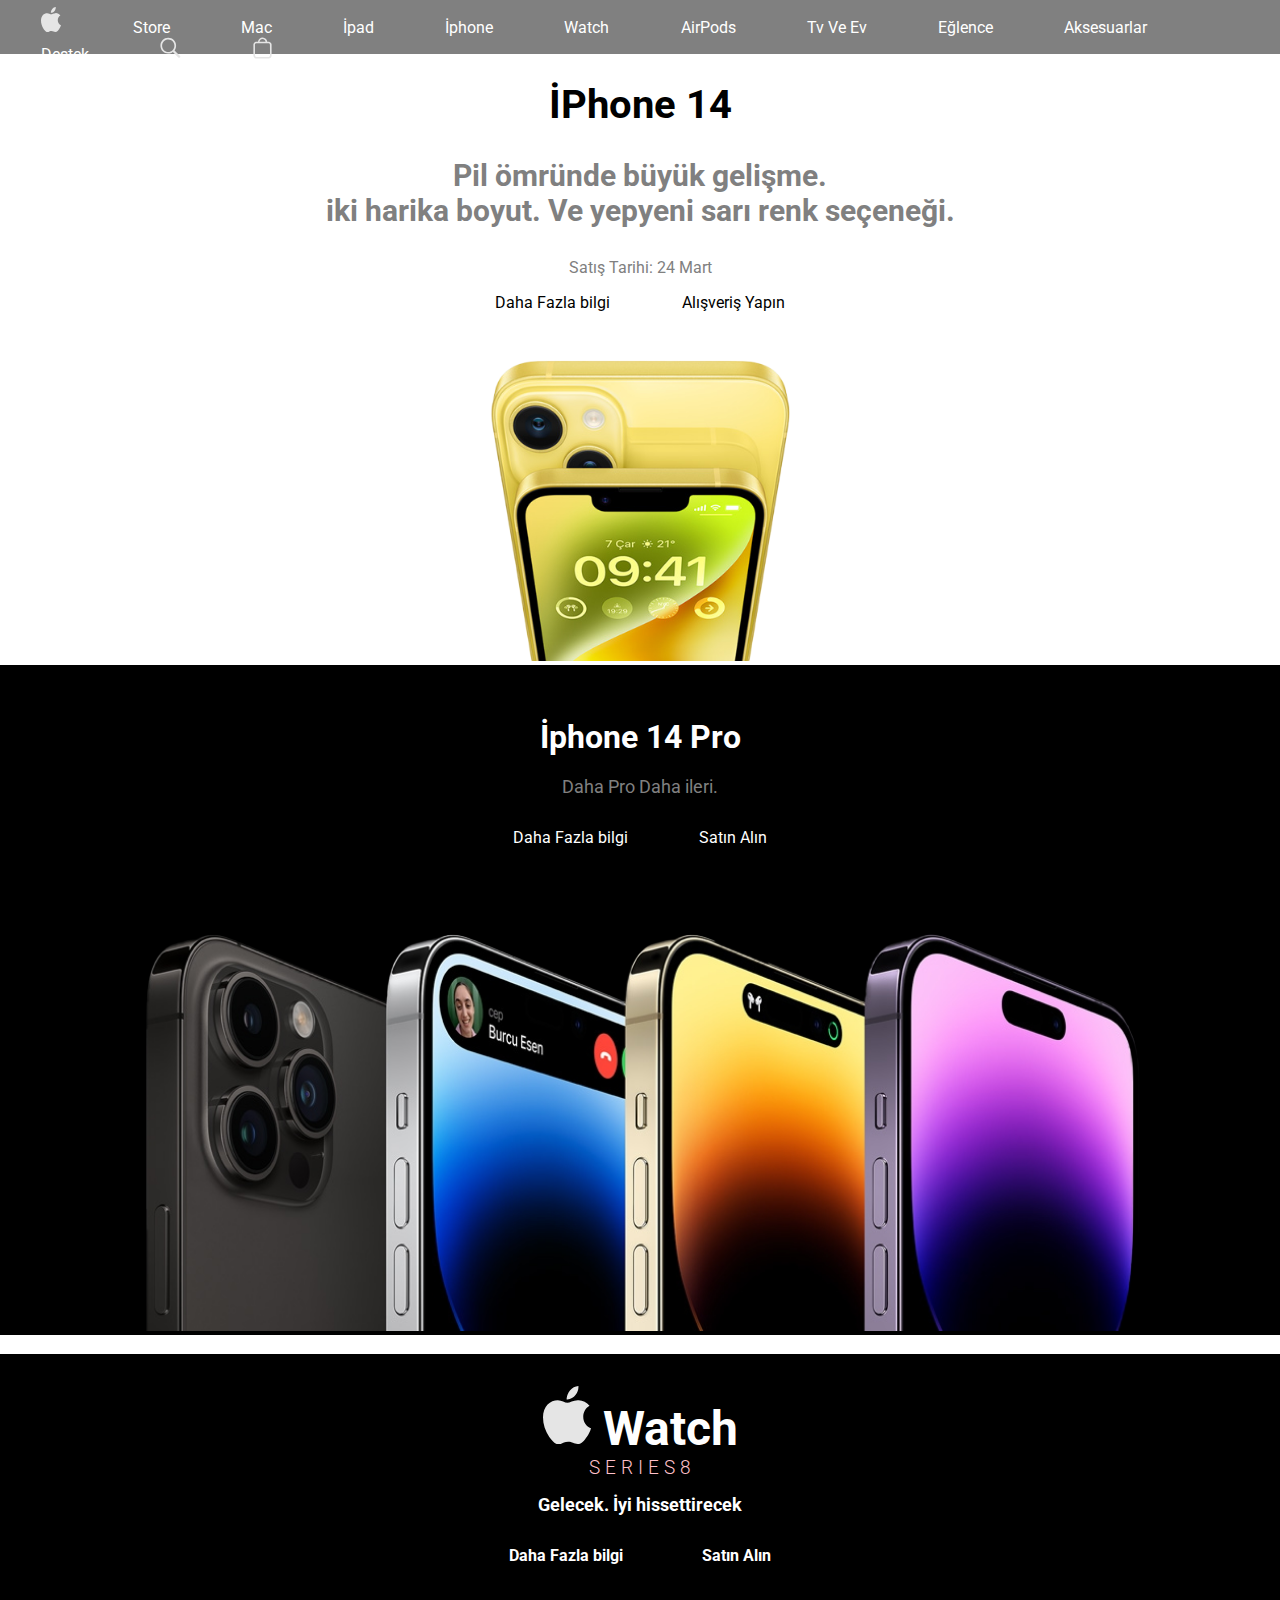
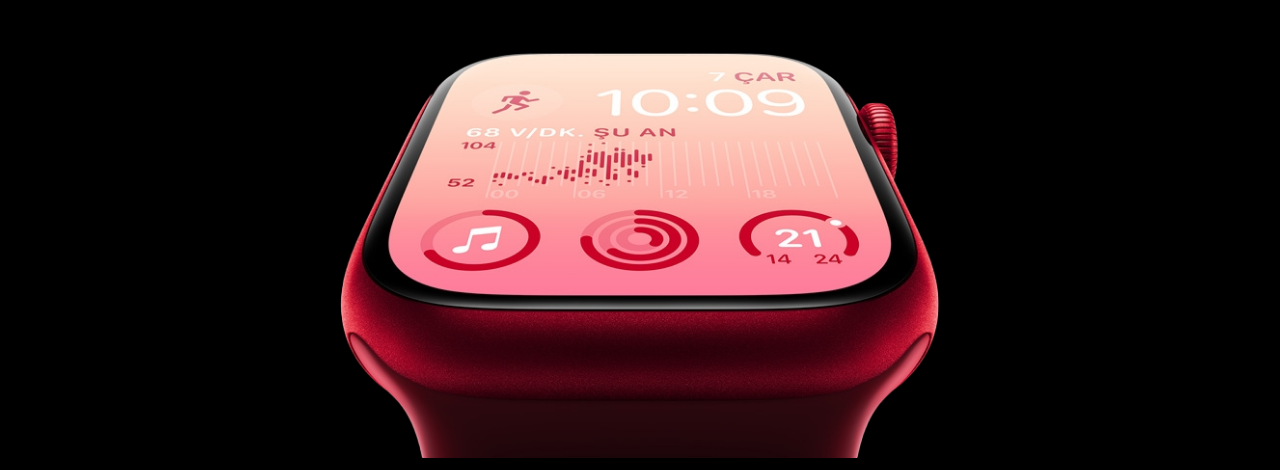
<file: apple/index.html>
<!DOCTYPE html>
<html lang="en">
<head>
    <meta charset="UTF-8">
    <meta name="viewport" content="width=device-width, initial-scale=1.0">
    <link rel="stylesheet" href="../apple/style.css">
    <link rel="preconnect" href="https://fonts.googleapis.com" />
    <link rel="preconnect" href="https://fonts.gstatic.com" crossorigin />
    <link
      href="https://fonts.googleapis.com/css2?family=Roboto:ital,wght@0,100;0,300;0,400;0,500;0,700;0,900;1,100;1,300;1,400;1,500;1,700;1,900&display=swap"
      rel="stylesheet"
    />
    <title>Apple</title>
</head>
<body>
    <header class="">
        <nav class="nav-nd">
           <a href="" class=""><img class="logos" src="../assets/img/apple-logo.svg" alt=""></a> 
           <a href="" class="">Store</a> 
           <a href="" class="">Mac</a> 
           <a href="" class="">İpad</a> 
           <a href="" class="">İphone</a> 
           <a href="" class="">Watch</a> 
           <a href="" class="">AirPods</a> 
           <a href="" class="">Tv Ve Ev</a> 
           <a href="" class="">Eğlence</a> 
           <a href="" class="">Aksesuarlar</a> 
           <a href="" class="">Destek</a> 
           <a href="" class=""><img  class="logos" src="../assets/img/search.svg" alt=""></a> 
           <a href="" class=""><img class="logos" src="../assets/img/shopping-basket.svg" alt=""></a> 
        </nav>
    </header>
    <main class="mainn">
        <h1 class="iphone">İPhone 14</h1>
        <h2 class="h2be"> <p class="yazi">Pil ömründe büyük gelişme. <br>
            iki harika boyut. Ve yepyeni sarı renk seçeneği.
        </p>
    </h2>

    <p class="satis">
        Satış Tarihi: 24 Mart
    </p>

        <div class="extra2">
            <a class="extra" href="">Daha Fazla bilgi</a>
        <a class="extra" href="">Alışveriş Yapın</a>
        </div>

        <div><img class="imgk" src="../assets/img/iphone14.png" alt=""></div>
            
        <div class="imgk3">
            <h1 class="">İphone 14 Pro</h1>
            <h2 class="dahafazla">Daha Pro  Daha ileri.</h2>
            <div><a class="" href="">Daha Fazla bilgi</a>
                <a class="" href="">Satın Alın</a></div>
             
            <img class="imgk2" src="../assets/img/iphone-14-pro.png" alt=""></div>
                <br>
            <div class="wacthh">
               <div  > <img  class="evet8" src="../assets/img/apple-logo.svg" alt=""> 
                    Watch

            </div >
            <div style="color: pink; font-size: 1.2rem; font-weight: 300; ;">S E R I E S 8 </div>
                 <div class="gelecek">Gelecek. İyi hissettirecek </div> 
                 <div><a class="" href="">Daha Fazla bilgi</a>
                    <a class="" href="">Satın Alın</a></div> 
            <img class="watch"  src="../assets/img/iwatch.png" alt=""> </div>
                

             
             

    </main>


</body>
</html>
</file>
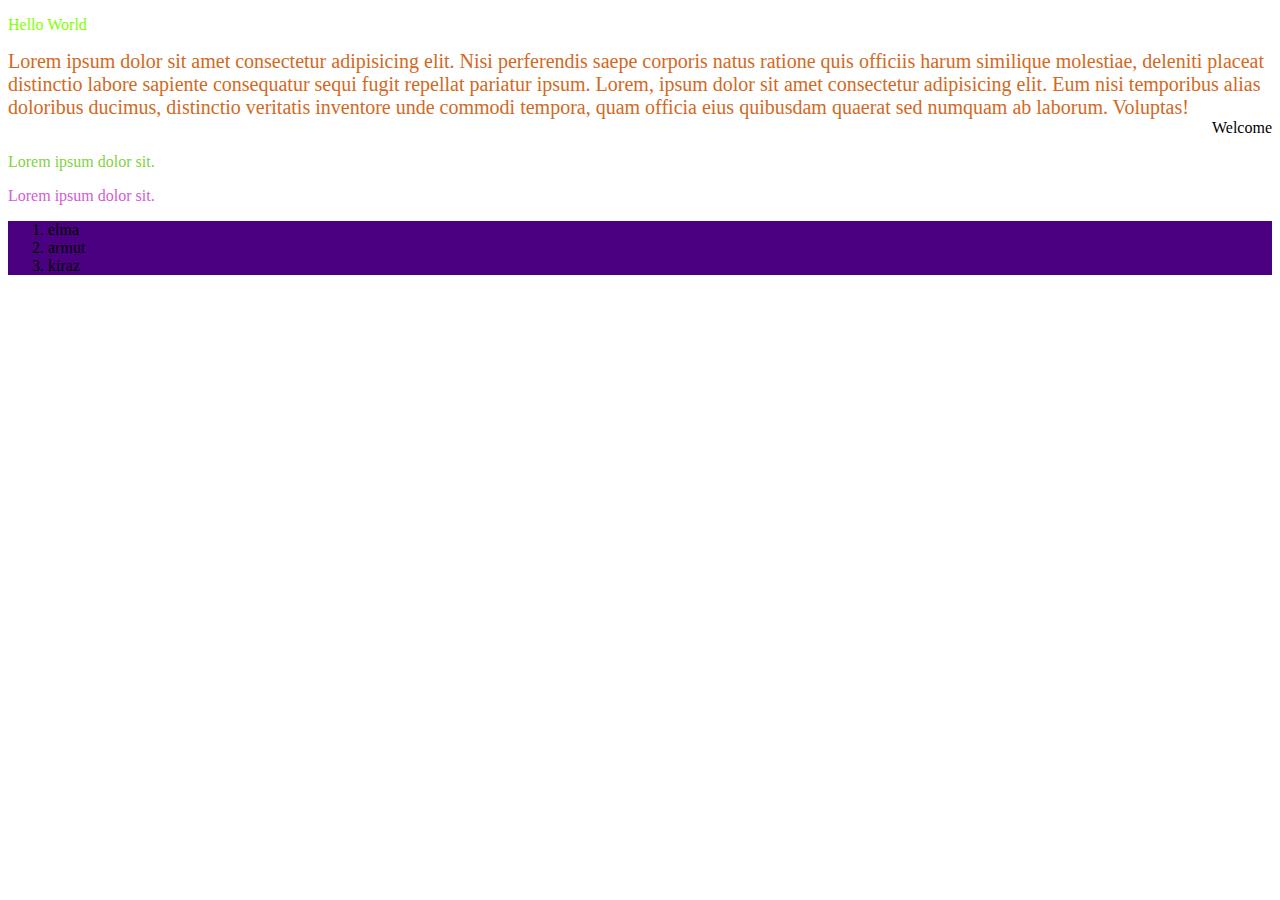
<file: day01/01-basic.html>
<!DOCTYPE html>
<html lang="en">
  <head>
    <meta charset="UTF-8" />
    <meta name="viewport" content="width=device-width, initial-scale=1.0" />
    <title>Basic html</title>
  </head>
  <body>
    <p style="color: chartreuse">Hello World</p>
    <span style="color: chocolate; font-size: 20px; text-align: left"
      >Lorem ipsum dolor sit amet consectetur adipisicing elit. Nisi perferendis
      saepe corporis natus ratione quis officiis harum similique molestiae,
      deleniti placeat distinctio labore sapiente consequatur sequi fugit
      repellat pariatur ipsum. Lorem, ipsum dolor sit amet consectetur
      adipisicing elit. Eum nisi temporibus alias doloribus ducimus, distinctio
      veritatis inventore unde commodi tempora, quam officia eius quibusdam
      quaerat sed numquam ab laborum. Voluptas!
    </span>
    <div style="text-align: right;">Welcome</div>
    <p style="color: #78d133f6;">Lorem ipsum dolor sit.</p>
    <p style="color: #d35cd5;">Lorem ipsum dolor sit.</p>
     <ol style="background-color:indigo;">
        <li>elma</li>
        <li>armut</li>
        <li>kiraz</li>
     </ol>

     

  </body>
</html>
</file>
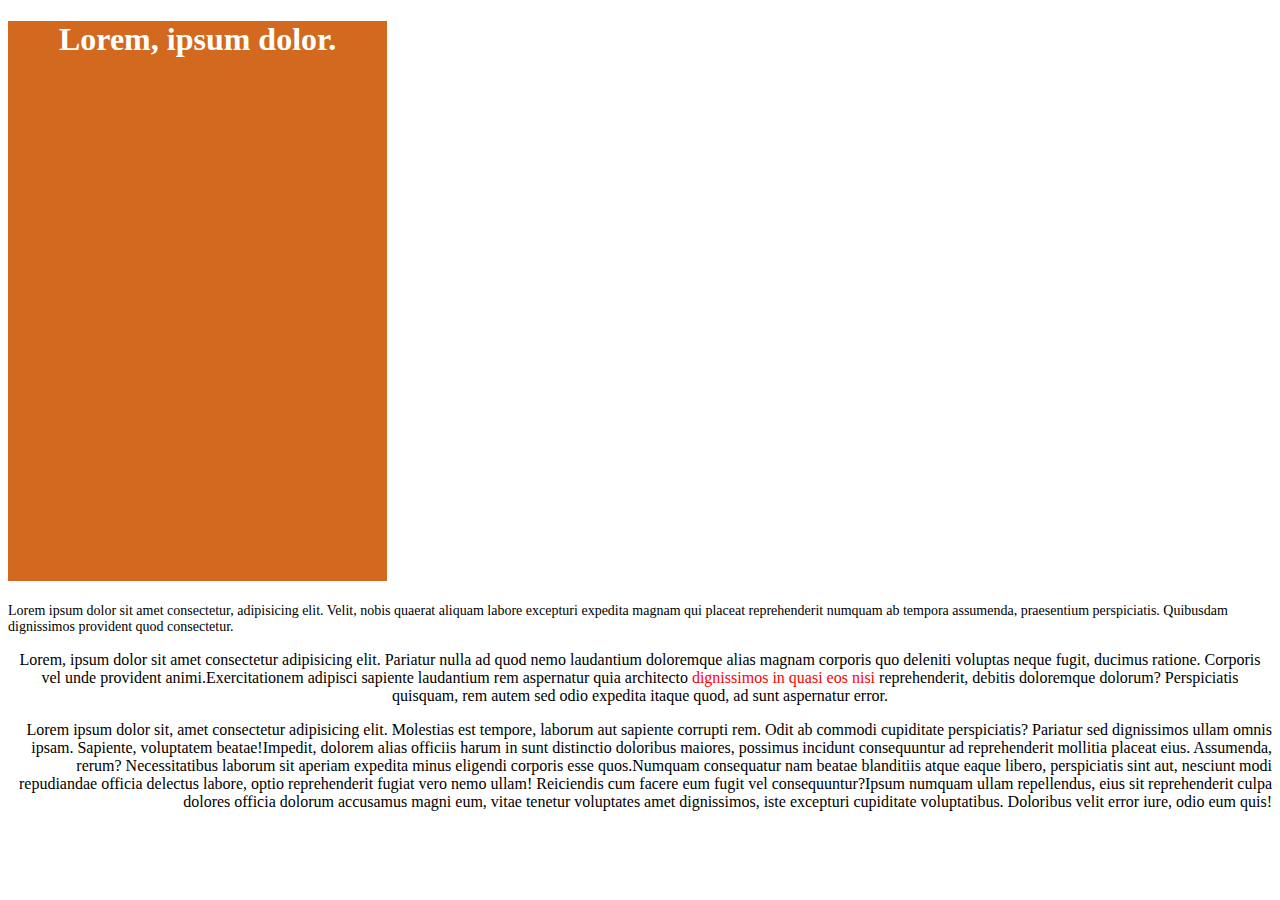
<file: day01/02-practice-1.html>
<!DOCTYPE html>
<html lang="en">
  <head>
    <meta charset="UTF-8" />
    <meta name="viewport" content="width=device-width, initial-scale=1.0" />
    <title>Document</title>
  </head>
  <body>
    <h1 style="text-align: center; background-color: chocolate; color: white; width:30%;height: 35rem;">
      Lorem, ipsum dolor.
    </h1>

    <!--! 16px =1rem  (rem root elementin font size ina gore degisir, px sabittir.)--> 

    <p style="text-align: left; font-size: 14px">
      Lorem ipsum dolor sit amet consectetur, adipisicing elit. Velit, nobis
      quaerat aliquam labore excepturi expedita magnam qui placeat reprehenderit
      numquam ab tempora assumenda, praesentium perspiciatis. Quibusdam
      dignissimos provident quod consectetur.
    </p>
    <p style="text-align: center">
      <span
        >Lorem, ipsum dolor sit amet consectetur adipisicing elit. Pariatur
        nulla ad quod nemo laudantium doloremque alias magnam corporis quo
        deleniti voluptas neque fugit, ducimus ratione. Corporis vel unde
        provident animi.</span
      ><span
        >Exercitationem adipisci sapiente laudantium rem aspernatur quia
        architecto
        <span style="color: red;"> dignissimos in quasi eos nisi</span>
        reprehenderit, debitis doloremque dolorum? Perspiciatis quisquam, rem
        autem sed odio expedita itaque quod, ad sunt aspernatur error.</span
      >
    </p>
    <p  style="text-align: right;" >
      <span
        >Lorem ipsum dolor sit, amet consectetur adipisicing elit. Molestias est
        tempore, laborum aut sapiente corrupti rem. Odit ab commodi cupiditate
        perspiciatis? Pariatur sed dignissimos ullam omnis ipsam. Sapiente,
        voluptatem beatae!</span
      ><span
        >Impedit, dolorem alias officiis harum in sunt distinctio doloribus
        maiores, possimus incidunt consequuntur ad reprehenderit mollitia
        placeat eius. Assumenda, rerum? Necessitatibus laborum sit aperiam
        expedita minus eligendi corporis esse quos.</span
      ><span
        >Numquam consequatur nam beatae blanditiis atque eaque libero,
        perspiciatis sint aut, nesciunt modi repudiandae officia delectus
        labore, optio reprehenderit fugiat vero nemo ullam! Reiciendis cum
        facere eum fugit vel consequuntur?</span
      ><span
        >Ipsum numquam ullam repellendus, eius sit reprehenderit culpa dolores
        officia dolorum accusamus magni eum, vitae tenetur voluptates amet
        dignissimos, iste excepturi cupiditate voluptatibus. Doloribus velit
        error iure, odio eum quis!</span
      >
    </p>
  </body>
</html>
</file>
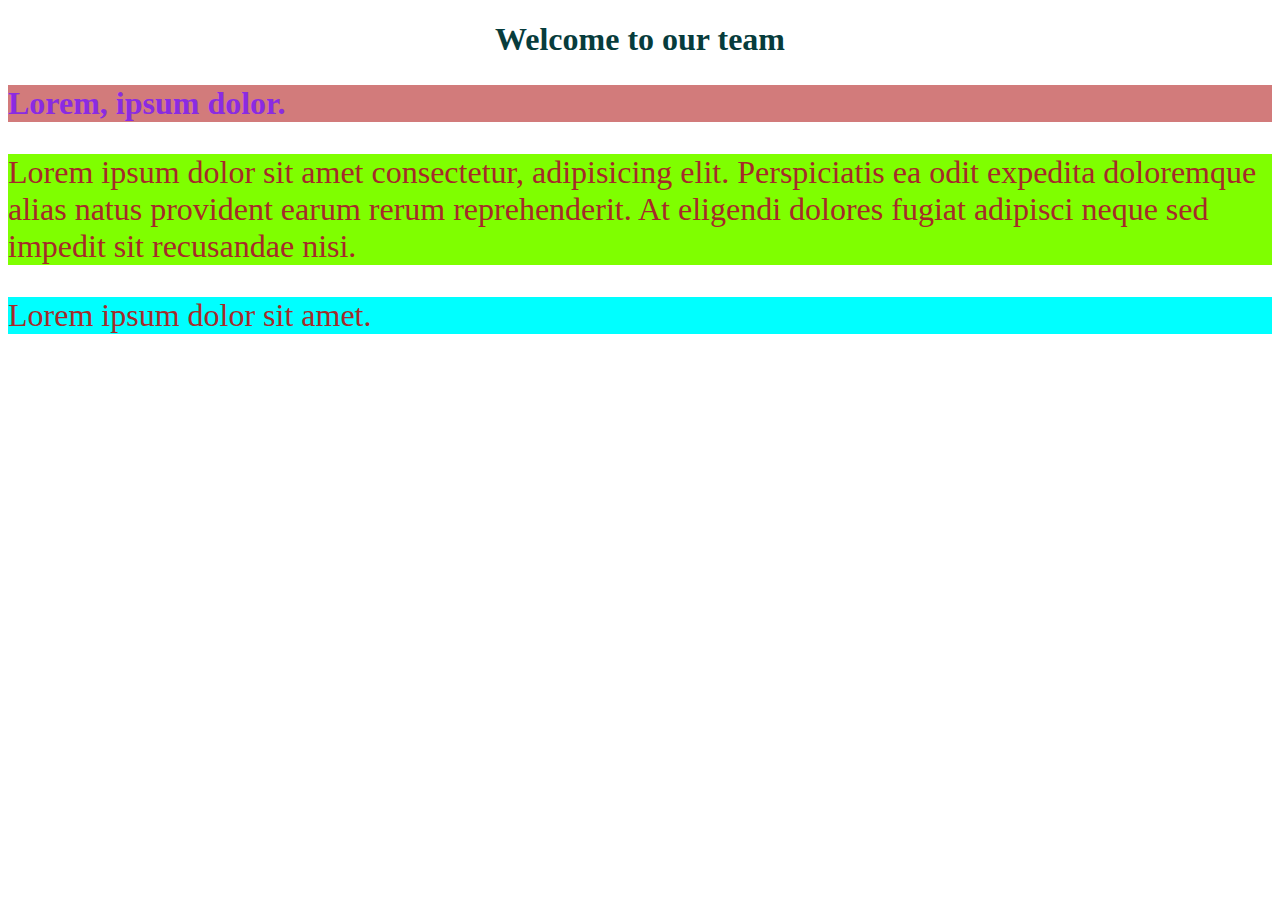
<file: day02/03-internal-style.html>
<!DOCTYPE html>
<html lang="en">
  <head>
    <meta charset="UTF-8" />
    <meta name="viewport" content="width=device-width, initial-scale=1.0" />
    <title>Internal Style</title>
    <style>
      h2 {
        color: blueviolet;
        font-size: xx-large;
        background-color: rgb(210, 123, 123);
      }

      p{
        color: brown;
        background-color: chartreuse;
        font-size: 2rem;
        text-align: left;
      }
    </style>
  </head>
  <body>
    <h1 style="text-align: center; color: rgb(7, 60, 60)">
      Welcome to our team
    </h1>
    <h2 >Lorem, ipsum dolor.</h2>
    <p>
      Lorem ipsum dolor sit amet consectetur, adipisicing elit. Perspiciatis ea
      odit expedita doloremque alias natus provident earum rerum reprehenderit.
      At eligendi dolores fugiat adipisci neque sed impedit sit recusandae nisi.
    </p>
    <p style="background-color: aqua;" >Lorem ipsum dolor sit amet.</p>
  </body>
</html>
</file>
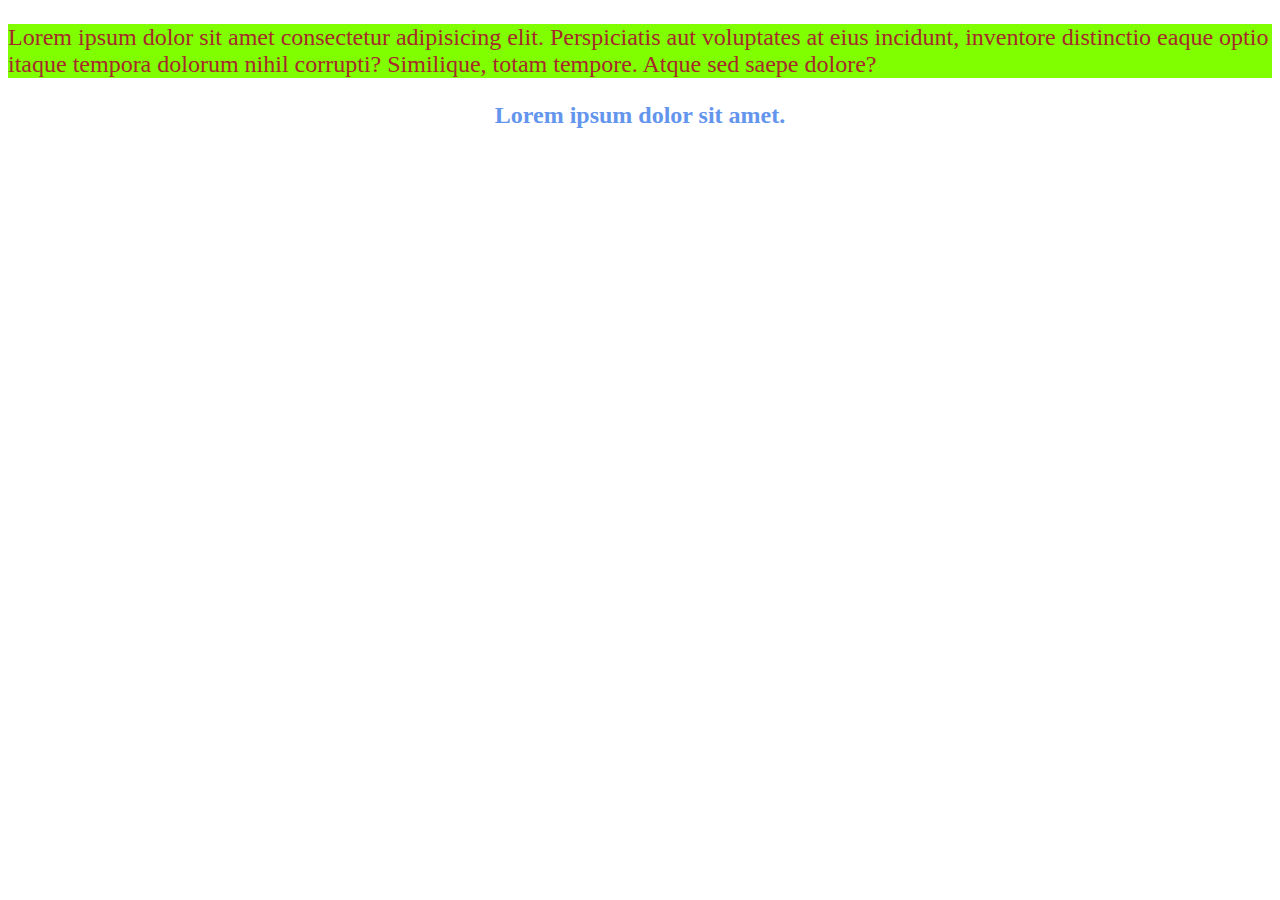
<file: day02/04-external-style.html>
<!DOCTYPE html>
<html lang="en">
  <head>
    <meta charset="UTF-8" />
    <meta name="viewport" content="width=device-width, initial-scale=1.0" />
    <title>External Style</title>
<link rel="stylesheet" href="../assets/css/04-style.css">
  </head>
  <body>
    <p>
      Lorem ipsum dolor sit amet consectetur adipisicing elit. Perspiciatis aut
      voluptates at eius incidunt, inventore distinctio eaque optio itaque
      tempora dolorum nihil corrupti? Similique, totam tempore. Atque sed saepe
      dolore?
    </p>
    <h2>Lorem ipsum dolor sit amet.</h2>
  </body>
</html>
</file>
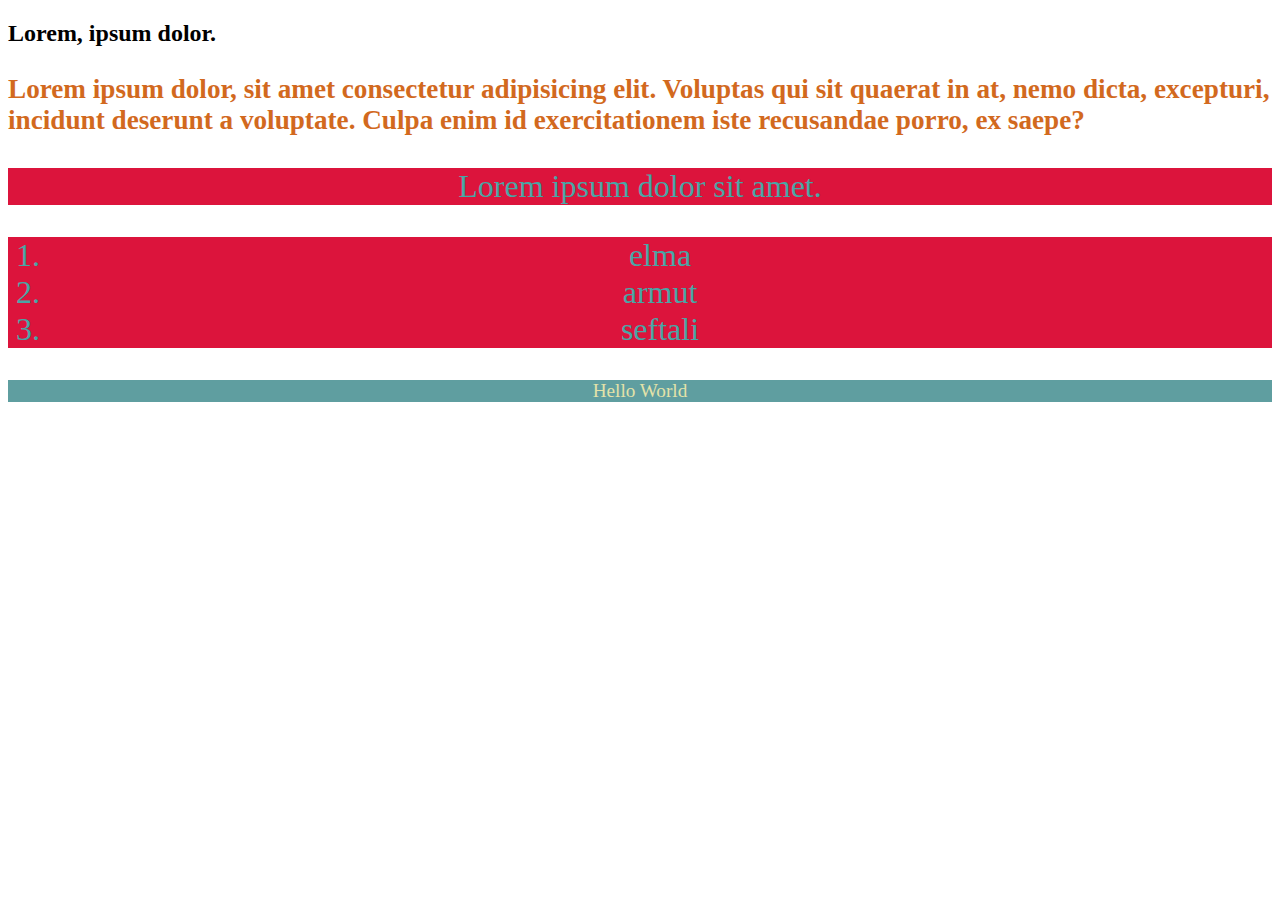
<file: day02/05-selectors-1.html>
<!DOCTYPE html>
<html lang="en">
  <head>
    <meta charset="UTF-8" />
    <meta name="viewport" content="width=device-width, initial-scale=1.0" />
    <title>Selectos-1</title>

    <style>
.p-2{
    color: rgb(73, 166, 166);
    background-color: crimson;
    font-size: 2rem;
    text-align: center;
}
.p-1{
    color:chocolate;
    font-size: 1.7rem;
    font-weight: bold;
}
#div-id{
    font-size: 1.2rem;
    text-align: center;
    color: #e3e3a9;
    background-color: cadetblue;
}



    </style>

  </head>
  <body>
    <h2 >Lorem, ipsum dolor.</h2>
    <p class="p-1">
      Lorem ipsum dolor, sit amet consectetur adipisicing elit. Voluptas qui sit
      quaerat in at, nemo dicta, excepturi, incidunt deserunt a voluptate. Culpa
      enim id exercitationem iste recusandae porro, ex saepe?
    </p>
    <p class="p-2">Lorem ipsum dolor sit amet.</p>

    <ol class="p-2">
        <li>elma</li>
        <li>armut</li>
        <li>seftali</li>
    </ol>
    <div id="div-id">Hello World</div>




  </body>
</html>
</file>
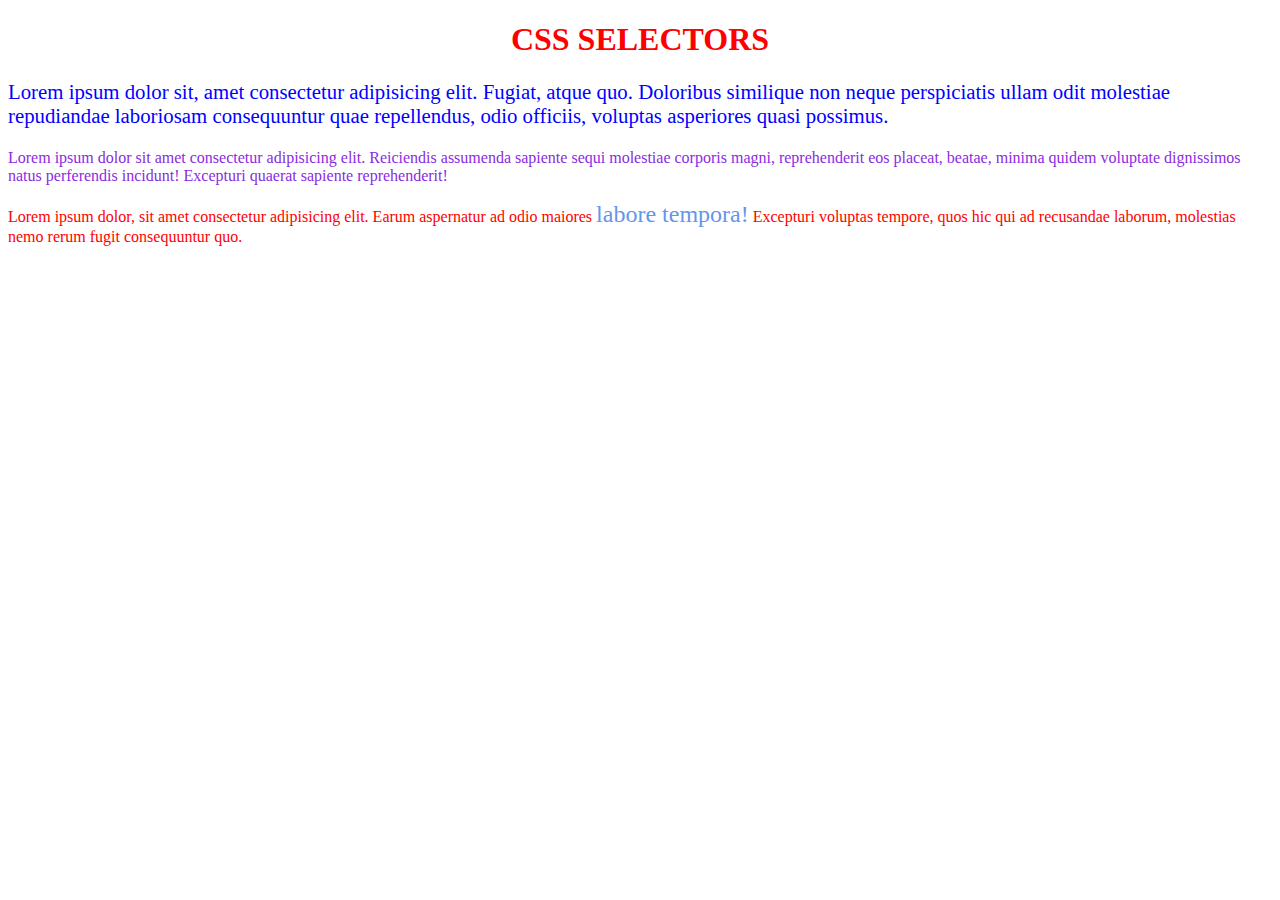
<file: day02/06-selectors-2.html>
<!DOCTYPE html>
<html lang="en">
  <head>
    <meta charset="UTF-8" />
    <meta name="viewport" content="width=device-width, initial-scale=1.0" />
    <title>Selectors-2</title>
    <link rel="stylesheet" href="../assets/css/06-style.css" />
  </head>
  <body>
    <h1 class="center">CSS SELECTORS</h1>
    <p class="highlight">
      Lorem ipsum dolor sit, amet consectetur adipisicing elit. Fugiat, atque
      quo. Doloribus similique non neque perspiciatis ullam odit molestiae
      repudiandae laboriosam consequuntur quae repellendus, odio officiis,
      voluptas asperiores quasi possimus.
    </p>

    <p id="p-1">
      Lorem ipsum dolor sit amet consectetur adipisicing elit. Reiciendis
      assumenda sapiente sequi molestiae corporis magni, reprehenderit eos
      placeat, beatae, minima quidem voluptate dignissimos natus perferendis
      incidunt! Excepturi quaerat sapiente reprehenderit!
    </p>
    <p class="p-2">
      Lorem ipsum dolor, sit amet consectetur adipisicing elit. Earum aspernatur
      ad odio maiores <span class="span-el">labore tempora!</span>   Excepturi voluptas tempore, quos hic qui
      ad recusandae laborum, molestias nemo rerum fugit consequuntur quo.
    </p>
  </body>
</html>
</file>
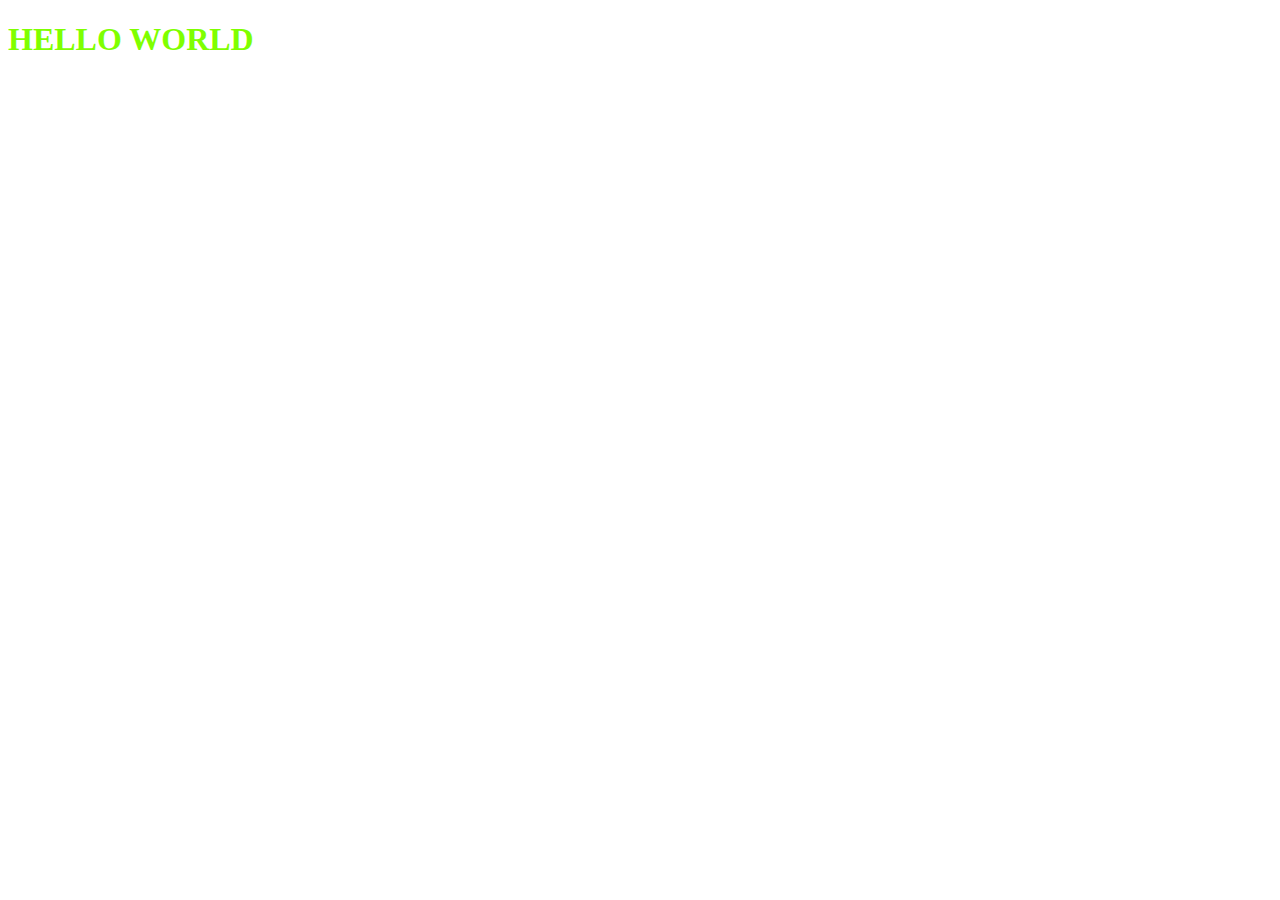
<file: day02/07-selectors-3.html>
<!DOCTYPE html>
<html lang="en">
<head>
    <meta charset="UTF-8">
    <meta name="viewport" content="width=device-width, initial-scale=1.0">
    <title>Selectors-3</title>
    <link rel="stylesheet" href="../assets/css/07-style.css">
    <style>
        h1.baslik.renk.aktif{
            color: chartreuse!important;
        }

    </style>
</head>
<body>
    <h1 class="baslik renk aktif" style="color: crimson;" >HELLO WORLD</h1>

    
</body>
</html>
</file>
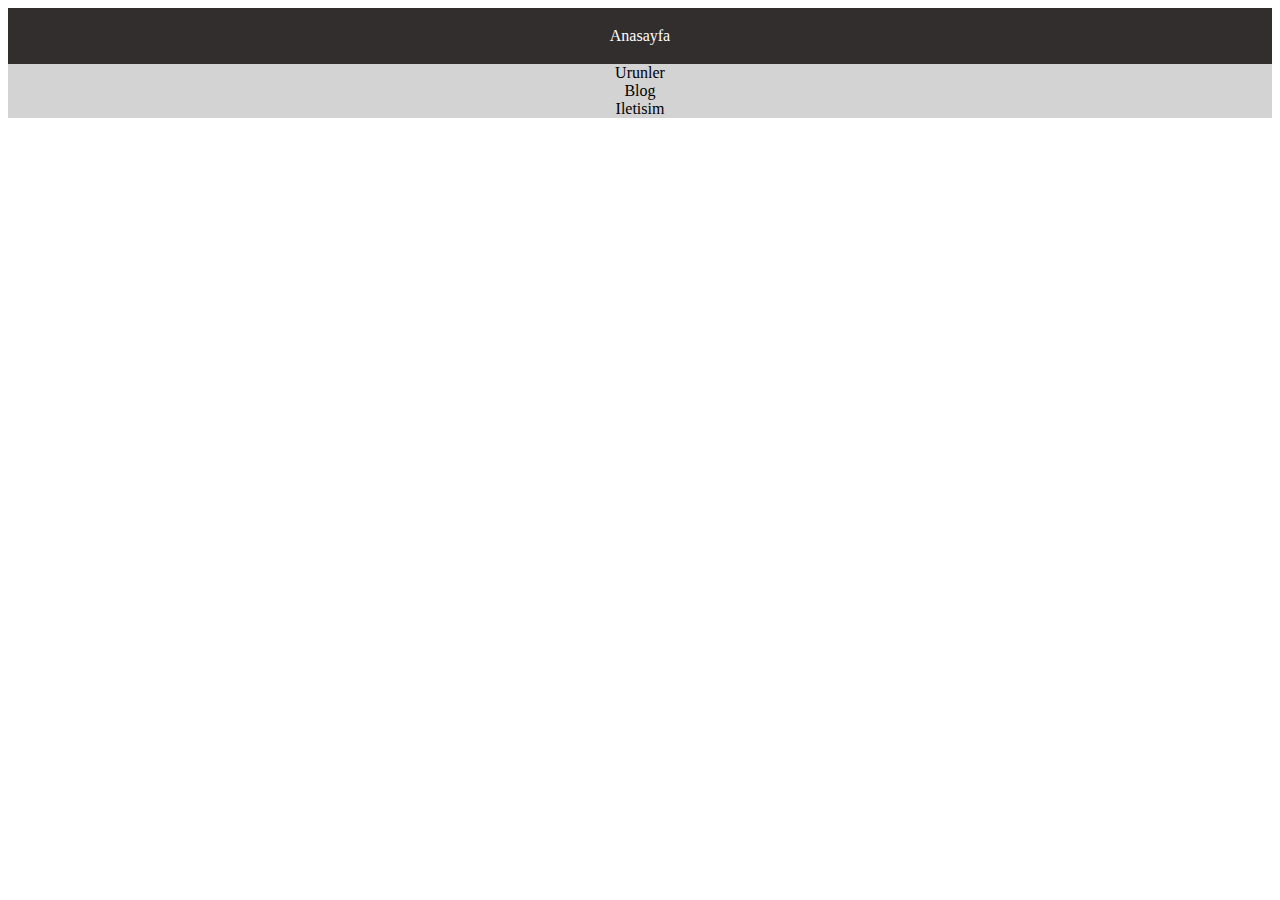
<file: day02/08-practice.html>
<!DOCTYPE html>
<html lang="en">
<head>
    <meta charset="UTF-8">
    <meta name="viewport" content="width=device-width, initial-scale=1.0">
    <title>Practice</title>
    <link rel="stylesheet" href="../assets/css/08-style.css">
</head>
<body>
    <nav class="nav-el">
        <div class="active">Anasayfa</div>
        <div>Urunler</div>
        <div>Blog</div>
        <div>Iletisim</div>
    </nav>


    
</body>
</html>
</file>
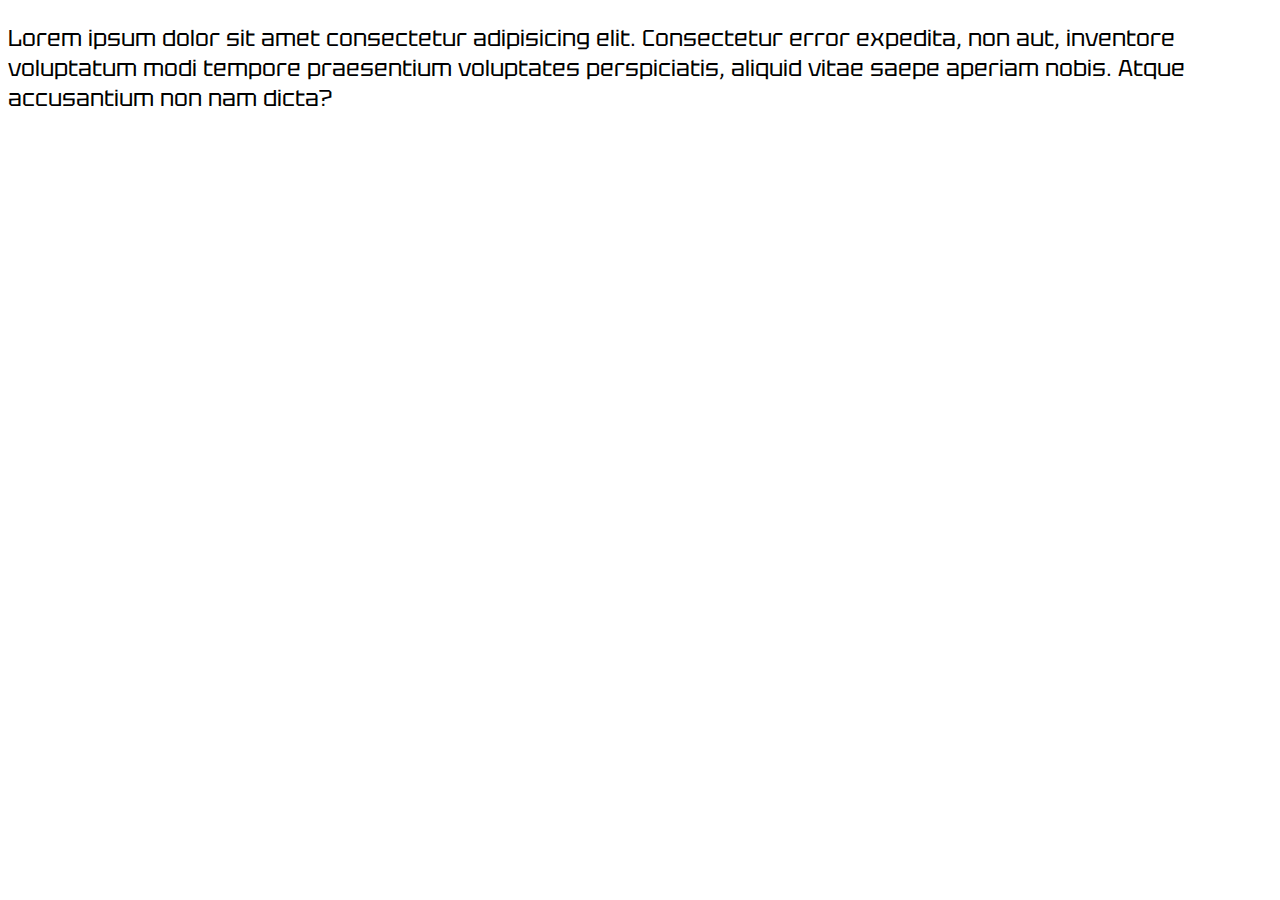
<file: day02/09-google-fonts.html>
<!DOCTYPE html>
<html lang="en">
  <head>
    <meta charset="UTF-8" />
    <meta name="viewport" content="width=device-width, initial-scale=1.0" />
    <title>Google Fonts</title>
    <link rel="preconnect" href="https://fonts.googleapis.com" />
    <link rel="preconnect" href="https://fonts.gstatic.com" crossorigin />
    <link
      href="https://fonts.googleapis.com/css2?family=Tektur:wght@400;500;600;700;800;900&display=swap"
      rel="stylesheet"
    />
    <link rel="stylesheet" href="../assets/css/09-style.css">
  </head>
  <body>
    <p>
      Lorem ipsum dolor sit amet consectetur  adipisicing elit. Consectetur error
      expedita, non aut, inventore voluptatum modi tempore praesentium
      voluptates perspiciatis, aliquid vitae saepe aperiam nobis. Atque
      accusantium non nam dicta?
    </p>
  </body>
</html>
</file>
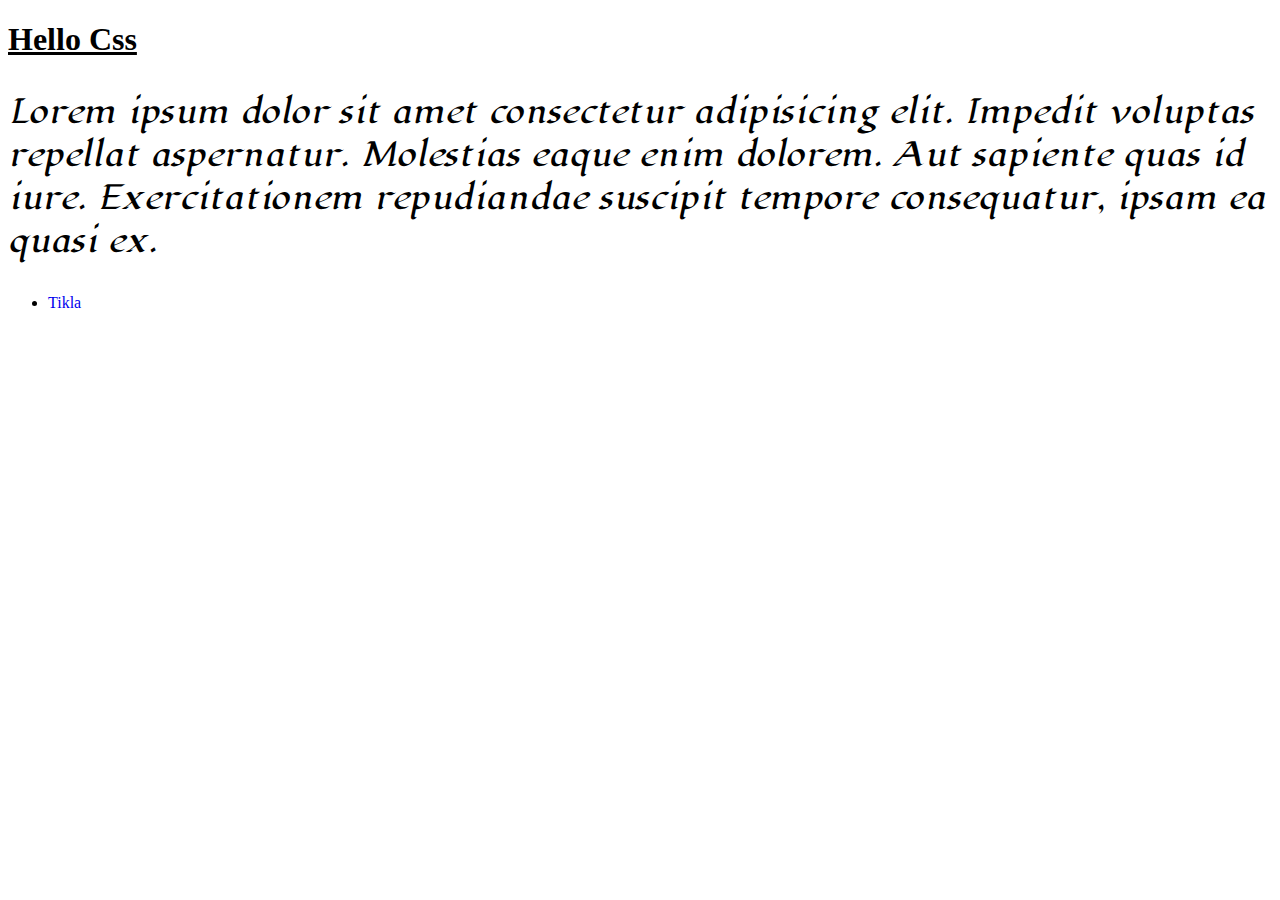
<file: day03/10-google-fonts-2.html>
<!DOCTYPE html>
<html lang="en">
  <head>
    <meta charset="UTF-8" />
    <meta name="viewport" content="width=device-width, initial-scale=1.0" />
    <title>Fonts-2</title>
    <link rel="stylesheet" href="../assets/css/10-style.css" />
  </head>
  <body>
    <h1>Hello Css</h1>
    <p class="p-fonts">
      Lorem ipsum dolor sit amet consectetur adipisicing elit. Impedit voluptas
      repellat aspernatur. Molestias eaque enim dolorem. Aut sapiente quas id
      iure. Exercitationem repudiandae suscipit tempore consequatur, ipsam ea
      quasi ex.
    </p>
    <ul>
        <li><a href="../assets/css/08-style.css">Tikla</a></li>
    </ul>
    
  </body>
</html>
</file>
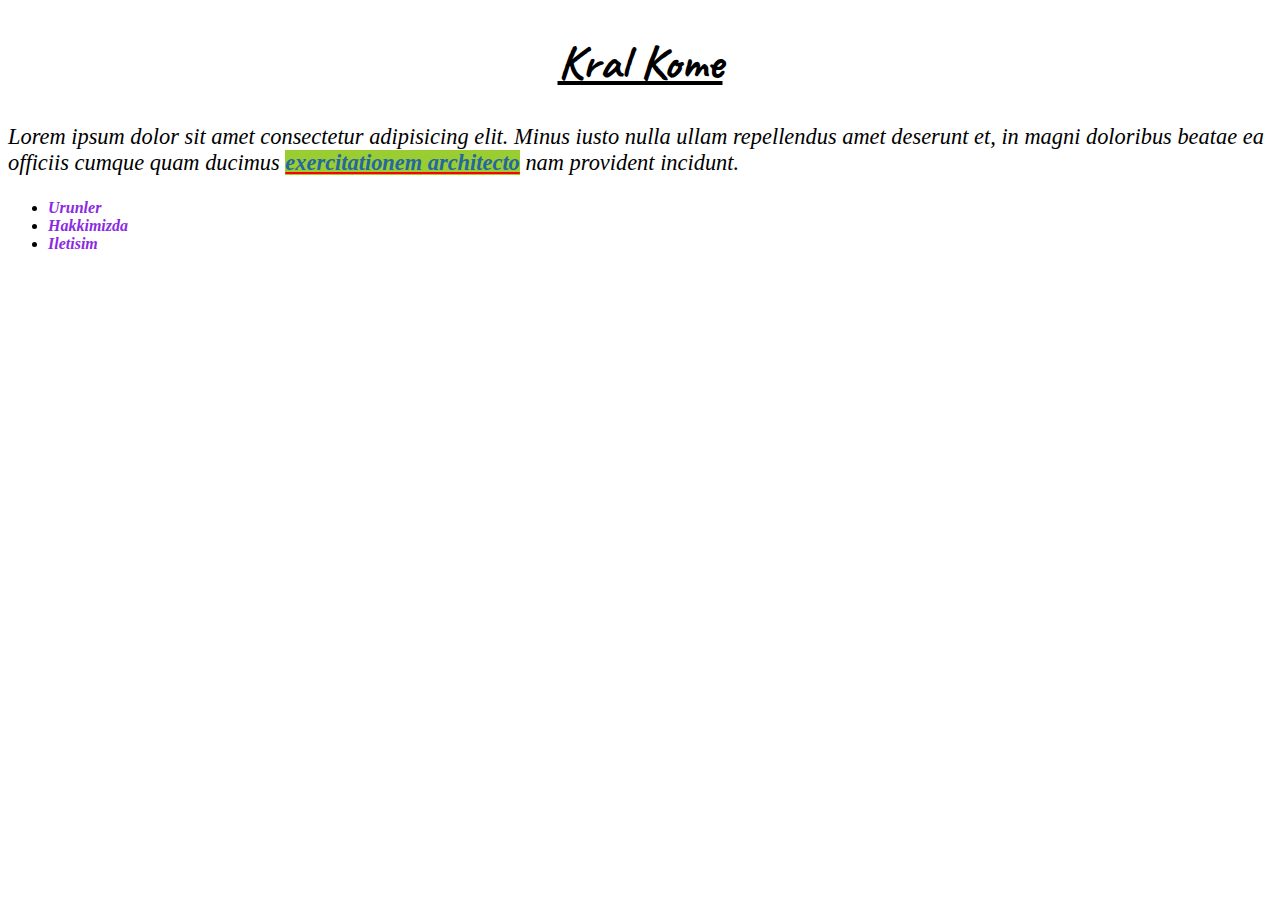
<file: day03/11-metin-sitilleri.html>
<!DOCTYPE html>
<html lang="en">
  <head>
    <meta charset="UTF-8" />
    <meta name="viewport" content="width=device-width, initial-scale=1.0" />
    <title>metin Sitilleri</title>
    <link rel="preconnect" href="https://fonts.googleapis.com" />
    <link rel="preconnect" href="https://fonts.gstatic.com" crossorigin />
    <link
      href="https://fonts.googleapis.com/css2?family=Caveat:wght@400;500;600;700&display=swap"
      rel="stylesheet"
    />
    <link rel="stylesheet" href="../assets/css/11-style.css" />
  </head>
  <body>
    <h1 class="baslik">Kral Kome</h1>
    <p class="p-sitil">
      Lorem ipsum dolor sit amet consectetur adipisicing elit. Minus iusto nulla
      ullam repellendus amet deserunt et, in magni doloribus beatae ea officiis
      cumque quam ducimus <span class="span-el">exercitationem architecto</span>   nam provident incidunt.
    </p>
    <ul>
      <li><a href="#">Urunler</a></li>
      <li><a href="#">Hakkimizda</a></li>
      <li><a href="#">Iletisim</a></li>
    </ul>
  </body>
</html>
</file>
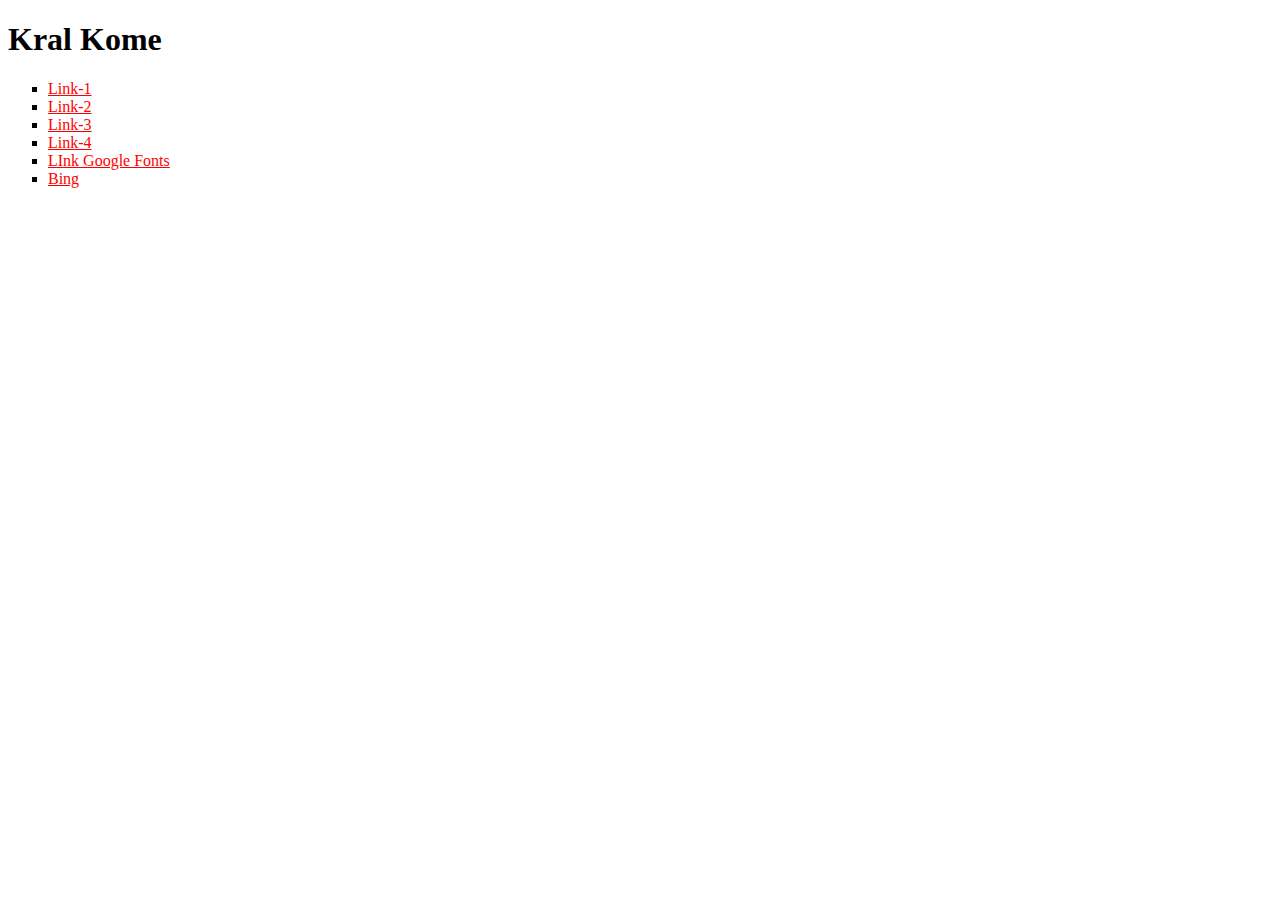
<file: day03/12-link-sitilleri.html>
<!DOCTYPE html>
<html lang="en">
<head>
    <meta charset="UTF-8">
    <meta name="viewport" content="width=device-width, initial-scale=1.0">
    <title>Link Sitilleri</title>
    <link rel="stylesheet" href="../assets/css/12-style.css">
</head>
<body>
    <h1 class="baslik">Kral Kome</h1>
    <ul>
        <li><a href="../day02/05-selectors-1.html">Link-1</a></li>
        <li><a href="../day02/08-practice.html">Link-2</a></li>
        <li><a href="../day03/10-google-fonts-2.html">Link-3</a></li>
        <li><a href="../assets/css/08-style.css">Link-4</a></li>
        <li><a href="https://fonts.google.com/specimen/Caveat?query=cavea">LInk Google Fonts</a></li>
        <li><a href="https://www.bing.ru/">Bing</a></li>
    </ul>


</body>
</html>
</file>
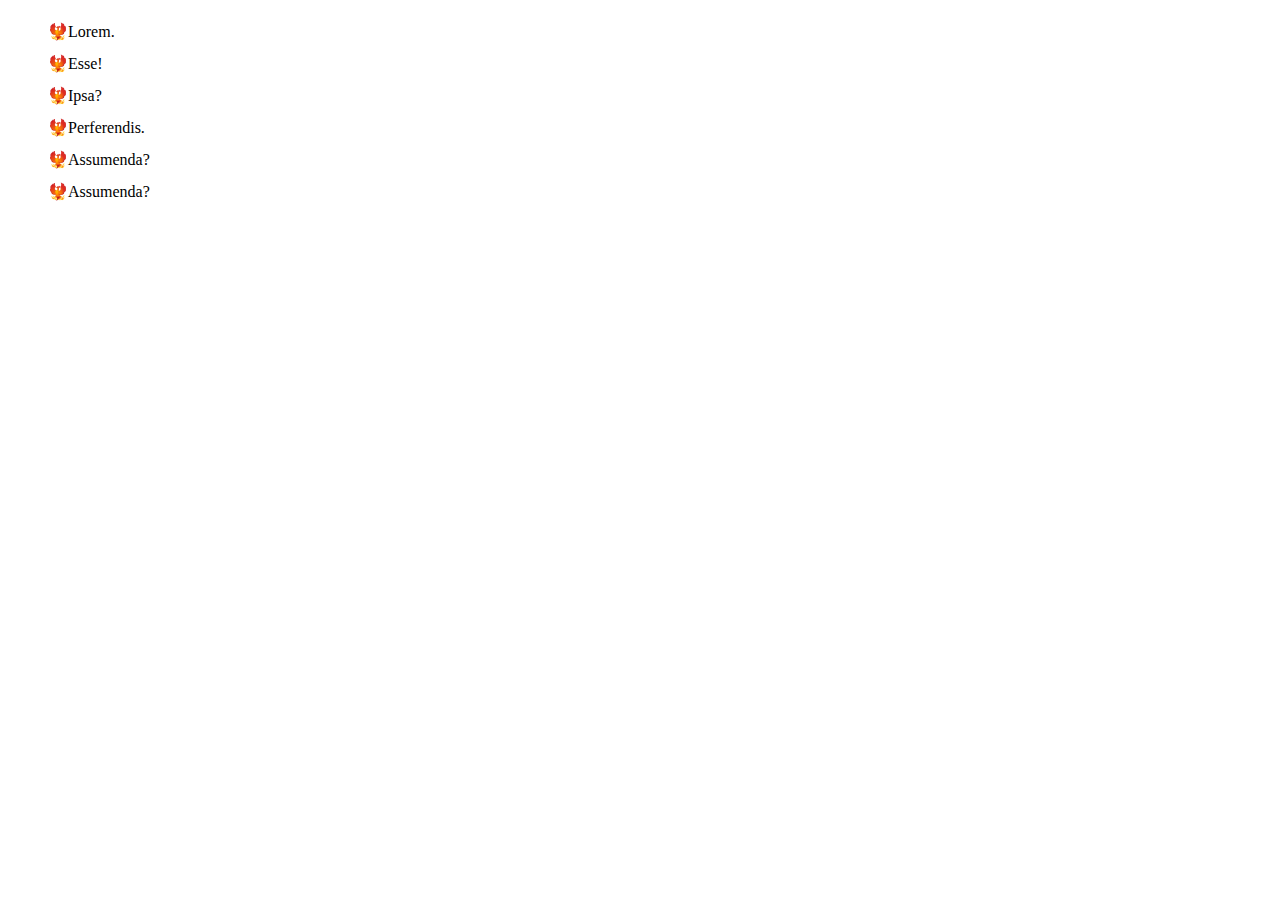
<file: day03/13-liste-stilleri.html>
<!DOCTYPE html>
<html lang="en">
<head>
    <meta charset="UTF-8">
    <meta name="viewport" content="width=device-width, initial-scale=1.0">
    <title>Liste Sitilleri</title>
    <link rel="stylesheet" href="../assets/css/13-style.css">
</head>
<body>

   
    <ul class="liste">
        <li>Lorem.</li>
        <li>Esse!</li>
        <li>Ipsa?</li>
        <li>Perferendis.</li>
        <li>Assumenda?</li>
        <li>Assumenda?</li>
    </ul>
    
</body>
</html>
</file>
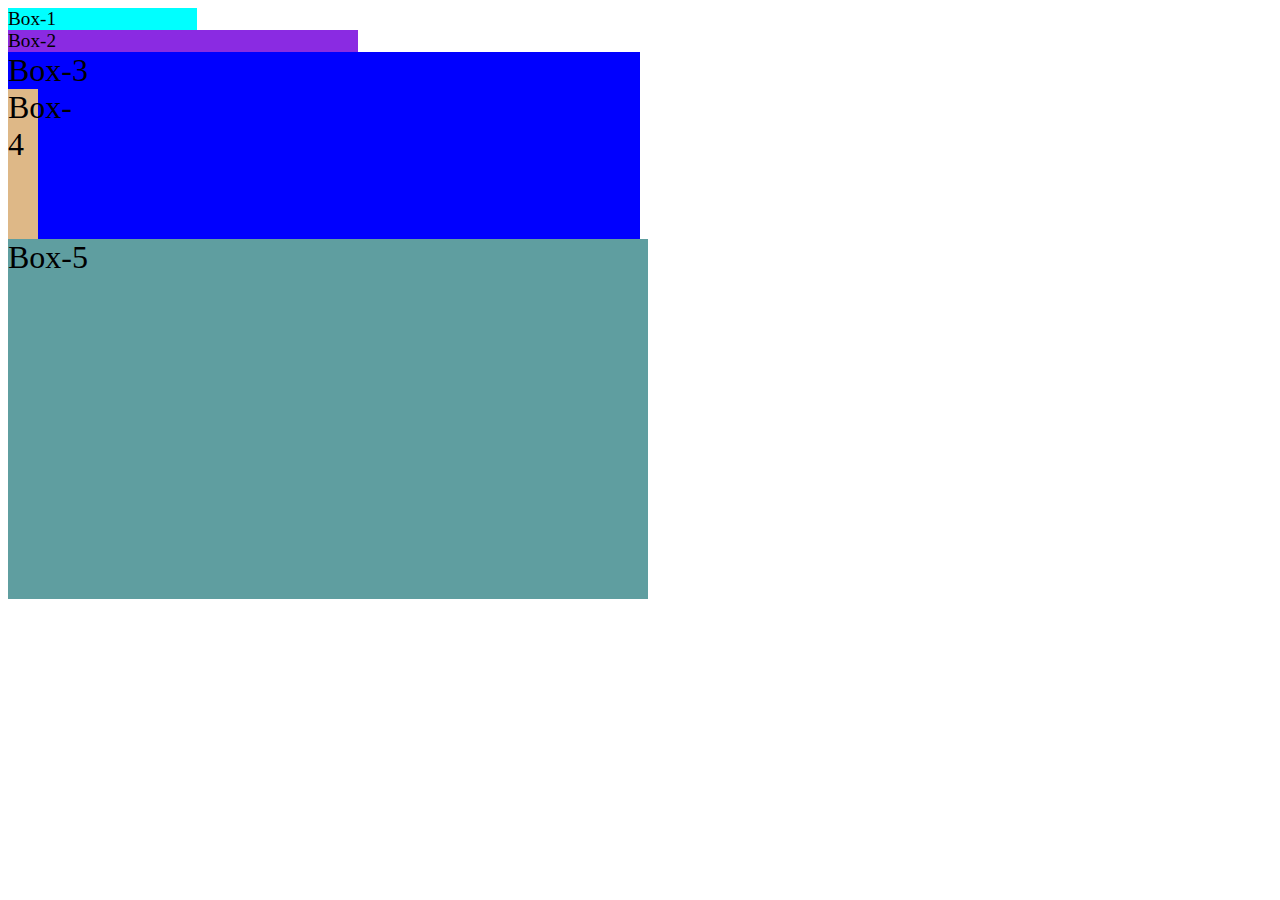
<file: day03/14-olcu-birimleri.html>
<!DOCTYPE html>
<html lang="en">
<head>
    <meta charset="UTF-8">
    <meta name="viewport" content="width=device-width, initial-scale=1.0">
    <title>Olcu Birimleri</title>
    <link rel="stylesheet" href="../assets/css/14-style.css">
</head>
<body>
    <div class="kutu1">Box-1</div>
    <div class="kutu2">Box-2</div>

    <div class="kutu3"> Box-3
        <div class="kutu4">Box-4</div>
        <div class="kutu5">Box-5</div>   
    </div>
    
</body>
</html>
</file>
<file: apple/style.css>
body{
    font-family: 'Roboto', sans-serif;
    margin: 0;
}


a{
    text-decoration: none;
    color: white;
    margin: 16px;  
     padding: 1.1rem;
    font-size: 1rem;
    
    
}
a.extra{
    text-decoration: none;
    text-decoration-color: black;
    text-align: center;
    color: black;
}
a.extra:hover{
    background-color: gray;
    color: white;
}

a:hover{
    color: blue;
    background-color: white;
    text-decoration: none;
}


nav.nav-nd{
    
    
    padding:   7px;
    height: 40px;
    background-color: gray;
}

img{
    width: 1.3rem;
}
 
.imgk{
    padding-top: 3rem;
    width: 300px;
}
 
.imgk2{
    width: 1000px;
    padding-top: 5rem;
     
     
   
}
.imgk3{
     
    padding-top: 2rem;
    background-color: black;

    color: white;
    
}
    
.iphone14{
     
    padding-top: 3rem;
font-weight: 500;
}
 
.dahafazla{
color: gray;
padding-bottom: 1rem;
font-weight: 400;
font-size: 1.1rem;
}

h1.iphone{
    font-size: 40px;
     
    font-weight: 700;
}

p.yazi{
text-align: center;
font-size: 30px;
color: gray;

}

 

p.satis{
    color: gray;
    font-size: 1em;
   
   

}

 
.mainn{
    text-align: center;
}

.watch{
      width: 600px;
    padding-top: 5rem;
    margin-left: auto;
    margin-right: auto;
    text-align: center;
}
 

.wacthh{
    
    background-color: black;
    text-align: center;
    font-size: 3rem;
    font-weight: 700;
    color: white;
}

.evet8{
    padding-top: 2rem;
   
    text-align: center;
    width: 3rem;
}

.gelecek{
    padding-top: 1rem;
    font-size: 1.1rem;
}

.logos{
     
}
</file>
<file: assets/css/04-style.css>
p{
    color: brown;
    background-color: chartreuse;
    font-size: 1.5rem;
}
h2{
    text-align: center;
    color: cornflowerblue;
}
</file>
<file: assets/css/06-style.css>
*{
    color: red;
}

.highlight{
    color: blue;
    font-size: 1.3rem;
}
.center{
    text-align: center;
}
#p-1{
    color: blueviolet;
}

span.span-el{
    color: cornflowerblue;
    font-size: 1.5rem;
}
</file>
<file: assets/css/07-style.css>
h1.baslik{
    color: blue;
}

.baslik{
    color: green;
}
h1{
    color: aqua!important;
}

*{
    color: red;
}
h1.baslik.renk{
    color: blueviolet;
}
h1.baslik.renk.aktif{
    color: brown;
}
</file>
<file: assets/css/08-style.css>
/*
bu bir yorum satiridir.

*/
nav.nav-el{
    color: black;
    background-color: lightgray;
    text-align: center;
}

div.active{
    background-color: rgb(51, 46, 46);
    color: white;
    padding: 1.2rem;
}
</file>
<file: assets/css/09-style.css>
*{
    font-family: 'Tektur', cursive;
    font-size: 1.2rem;
}
</file>
<file: assets/css/10-style.css>
@import url('https://fonts.googleapis.com/css2?family=Lugrasimo&family=Tektur:wght@400;500;600;700;800;900&display=swap');

  .p-fonts{
    font-family: 'Lugrasimo', cursive;
    font-size: 2rem;
  }

  h1{
    text-decoration: underline;
  }

  ul li a{
    text-decoration: none;
  }
</file>
<file: assets/css/11-style.css>
h1.baslik{
    font-family: 'Caveat', cursive;
   font-weight: 700;
   font-size: 3rem;
   text-align: center;
   text-decoration: underline;
   
}

p.p-sitil{
    font-family:  cursive;
    font-size: 1.4rem;
    text-align: left;
    font-style: oblique;

}

span.span-el{
    font-style: italic;
    color: rgb(36, 103, 161);
    font-weight: 900;
    text-decoration: underline;
    background-color: yellowgreen;
    text-decoration-color: red;
    -moz-text-decoration-color: red;

}
ul li a{
text-decoration: none;
font-weight: bold;
color: blueviolet;
font-style: italic;



}
</file>
<file: assets/css/12-style.css>
a{
    color: green;
}
a:link{
    color: red;
   
}

a:visited{
    color: rgb(194, 110, 110);
    

}

a:hover{
background-color: rgb(81, 210, 210);
color: whitesmoke;
font-size: 1.3rem;
text-decoration: none;

}
a:active{
    color: blueviolet;
}
h1.baslik:hover{
    color: blueviolet;
    background-color: aquamarine;
}

ul li{
    list-style-type: square;
}
</file>
<file: assets/css/13-style.css>
ul.liste{
    list-style-type: "🐦‍🔥";
    list-style-position:inside;
    line-height: 2rem;
}
</file>
<file: assets/css/14-style.css>
body{
    height: 100%;
    font-size: 1.2rem;
}
div.kutu1{
    background-color: aqua;
    width: 5cm;
    height: 30%;
}

div.kutu2{
    background-color: blueviolet;
    width: 350px;
    height: 30%;
}

div.kutu3{
    background-color: blue;
    width: 50%;
    height: 300px;
    font-size: 2rem;
}

div.kutu4{
    background-color: burlywood;
    width: 30px;
    height: 50%;
}

div.kutu5{
    background-color: cadetblue;
    width: 50vw;
    height:40vh ;
}
</file>
